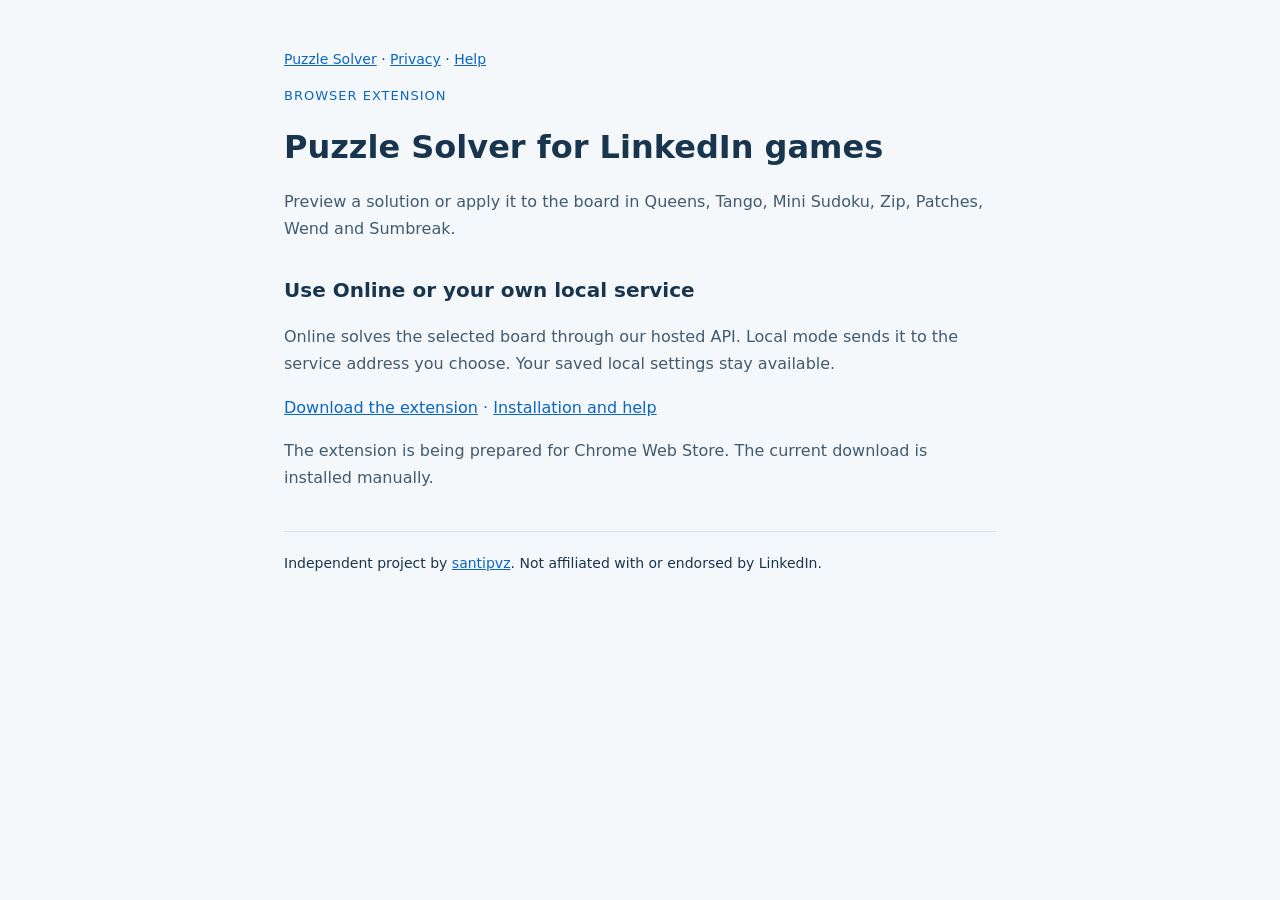
<file: services/solver_api/app/public/index.html>
<!doctype html><html lang="en"><head><meta charset="utf-8"><meta name="viewport" content="width=device-width,initial-scale=1"><title>For LinkedIn games · Puzzle Solver</title><meta name="referrer" content="no-referrer"><style>*{box-sizing:border-box}body{margin:0;background:#f5f8fb;color:#18354d;font:16px/1.7 system-ui,sans-serif}main{max-width:760px;margin:48px auto;padding:0 24px 48px}a{color:#0a66c2}h1{font-size:32px;line-height:1.2}h2{margin-top:30px;font-size:20px}p,li{color:#405b70}nav,footer{font-size:14px}footer{margin-top:40px;border-top:1px solid #d4e0eb;padding-top:20px}.eyebrow{font-size:13px;letter-spacing:1px;text-transform:uppercase;color:#0a66c2}</style></head><body><main><nav><a href="/">Puzzle Solver</a> · <a href="/privacy">Privacy</a> · <a href="/support">Help</a></nav><p class="eyebrow">Browser extension</p><h1>Puzzle Solver for LinkedIn games</h1><p>Preview a solution or apply it to the board in Queens, Tango, Mini Sudoku, Zip, Patches, Wend and Sumbreak.</p><h2>Use Online or your own local service</h2><p>Online solves the selected board through our hosted API. Local mode sends it to the service address you choose. Your saved local settings stay available.</p><p><a href="https://github.com/santipvz/linkedin-puzzle-solvers/releases/latest">Download the extension</a> · <a href="/support">Installation and help</a></p><p>The extension is being prepared for Chrome Web Store. The current download is installed manually.</p><footer>Independent project by <a href="https://github.com/santipvz/linkedin-puzzle-solvers">santipvz</a>. Not affiliated with or endorsed by LinkedIn.</footer></main></body></html>
</file>
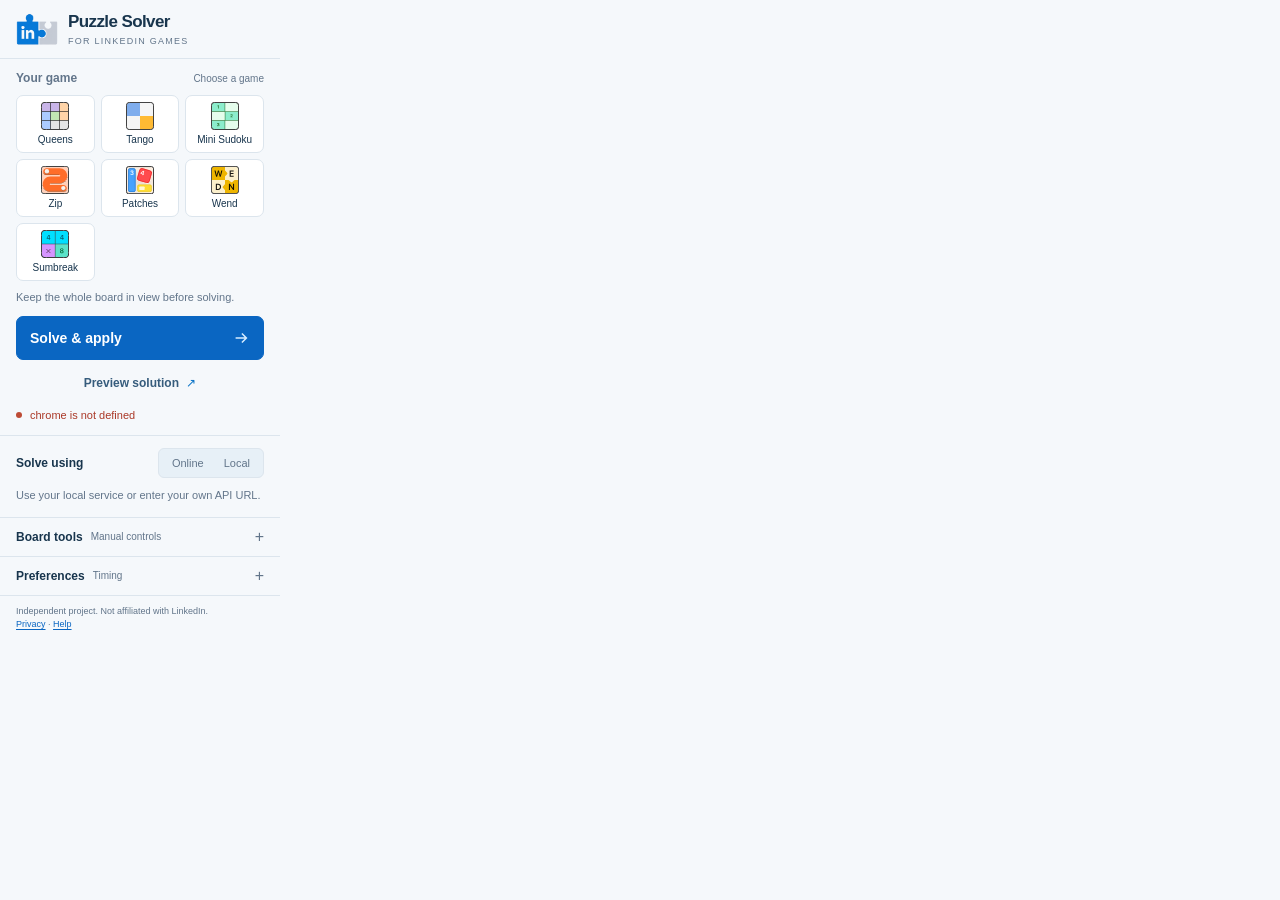
<file: extension/popup.html>
<!doctype html>
<html lang="en">
<head>
  <meta charset="utf-8">
  <meta name="viewport" content="width=device-width, initial-scale=1">
  <title>Puzzle Solver</title>
  <link rel="stylesheet" href="popup.css">
</head>
<body>
  <main class="layout">
    <header class="masthead">
      <img class="brand-mark" src="assets/logo.png" alt="">
      <div><h1>Puzzle Solver</h1><p class="eyebrow">For LinkedIn games</p></div>
    </header>

    <section class="solve-section" aria-label="Solve a puzzle">
      <div class="section-heading"><span id="gameLabel">Your game</span><span id="gameContext">Choose a game</span></div>
      <div id="gameChoices" class="game-choices" role="radiogroup" aria-labelledby="gameLabel"></div>
      <select id="puzzleType" hidden aria-label="Game value">
        <option value="queens">Queens</option><option value="tango">Tango</option>
        <option value="sudoku">Mini Sudoku</option><option value="zip">Zip</option>
        <option value="patches">Patches</option><option value="wend">Wend</option><option value="sumbreak">Sumbreak</option>
      </select>
      <p class="board-note">Keep the whole board in view before solving.</p>
      <button id="solveAndApply" type="button" class="primary"><span id="solveLabel">Solve &amp; apply</span><svg viewBox="0 0 20 20" aria-hidden="true"><path d="M4 10h12m-5-5 5 5-5 5"/></svg></button>
      <button id="solveBoard" type="button" class="preview-button">Preview solution <span aria-hidden="true">↗</span></button>
      <p id="status" class="status" role="status" aria-live="polite" aria-atomic="true">Ready when you are.</p>
      <details id="resultDetails" class="result-details" hidden><summary>Solution details</summary><pre id="result" class="result"></pre></details>
    </section>

    <section class="service-section" aria-label="Solver service">
      <div class="service-heading"><span id="serviceLabel">Solve using</span>
        <div class="mode-switch" role="radiogroup" aria-labelledby="serviceLabel">
          <label><input id="apiModeOnline" type="radio" name="serviceMode" value="online"><span>Online</span></label>
          <label><input id="apiModeLocal" type="radio" name="serviceMode" value="local"><span>Local</span></label>
        </div>
        <select id="apiMode" hidden aria-label="Service value"><option value="local">Local / custom</option><option value="online">Online</option></select>
      </div>
      <p id="serviceNote" class="service-note">Use your local service or enter your own API URL.</p>
    </section>

    <details class="disclosure">
      <summary>Board tools <span class="summary-note">Manual controls</span></summary>
      <div class="disclosure-body">
        <p class="help-text">Adjust the capture if automatic detection misses the board.</p>
        <div class="tool-grid"><button id="autoDetect" type="button">Detect board</button><button id="selectBoard" type="button">Select area</button><button id="applyMoves" type="button">Apply last solution</button><button id="clearOverlay" type="button">Clear preview</button></div>
      </div>
    </details>

    <details class="disclosure">
      <summary>Preferences <span class="summary-note">Timing</span></summary>
      <div class="disclosure-body">
        <label id="apiUrlField" class="field endpoint-field"><span>Service address</span><input id="apiUrl" type="url" value="http://127.0.0.1:8000" autocomplete="off" spellcheck="false"></label>
        <div class="timing-fields"><label class="field"><span>Between clicks <small>ms</small></span><input id="interClickDelayMs" type="number" min="0" max="500" step="5" value="45"></label><label class="field"><span>Move interval <small>ms</small></span><input id="moveIntervalMs" type="number" min="0" max="500" step="5" value="100" title="Time from the start of one move to the next, the same for every game"></label></div>
        <label class="checkbox-field"><input id="autoCloseAfterApply" type="checkbox" checked><span>Close popup after applying</span></label>
      </div>
    </details>
    <footer>Independent project. Not affiliated with LinkedIn.<br><a href="https://linkedin-puzzle-solvers.vercel.app/privacy" target="_blank" rel="noopener">Privacy</a> · <a href="https://linkedin-puzzle-solvers.vercel.app/support" target="_blank" rel="noopener">Help</a></footer>
  </main>
  <script src="puzzle_registry.js"></script>
  <script src="shared.js"></script>
  <script src="api_config.js"></script>
  <script src="popup.js"></script>
</body>
</html>
</file>
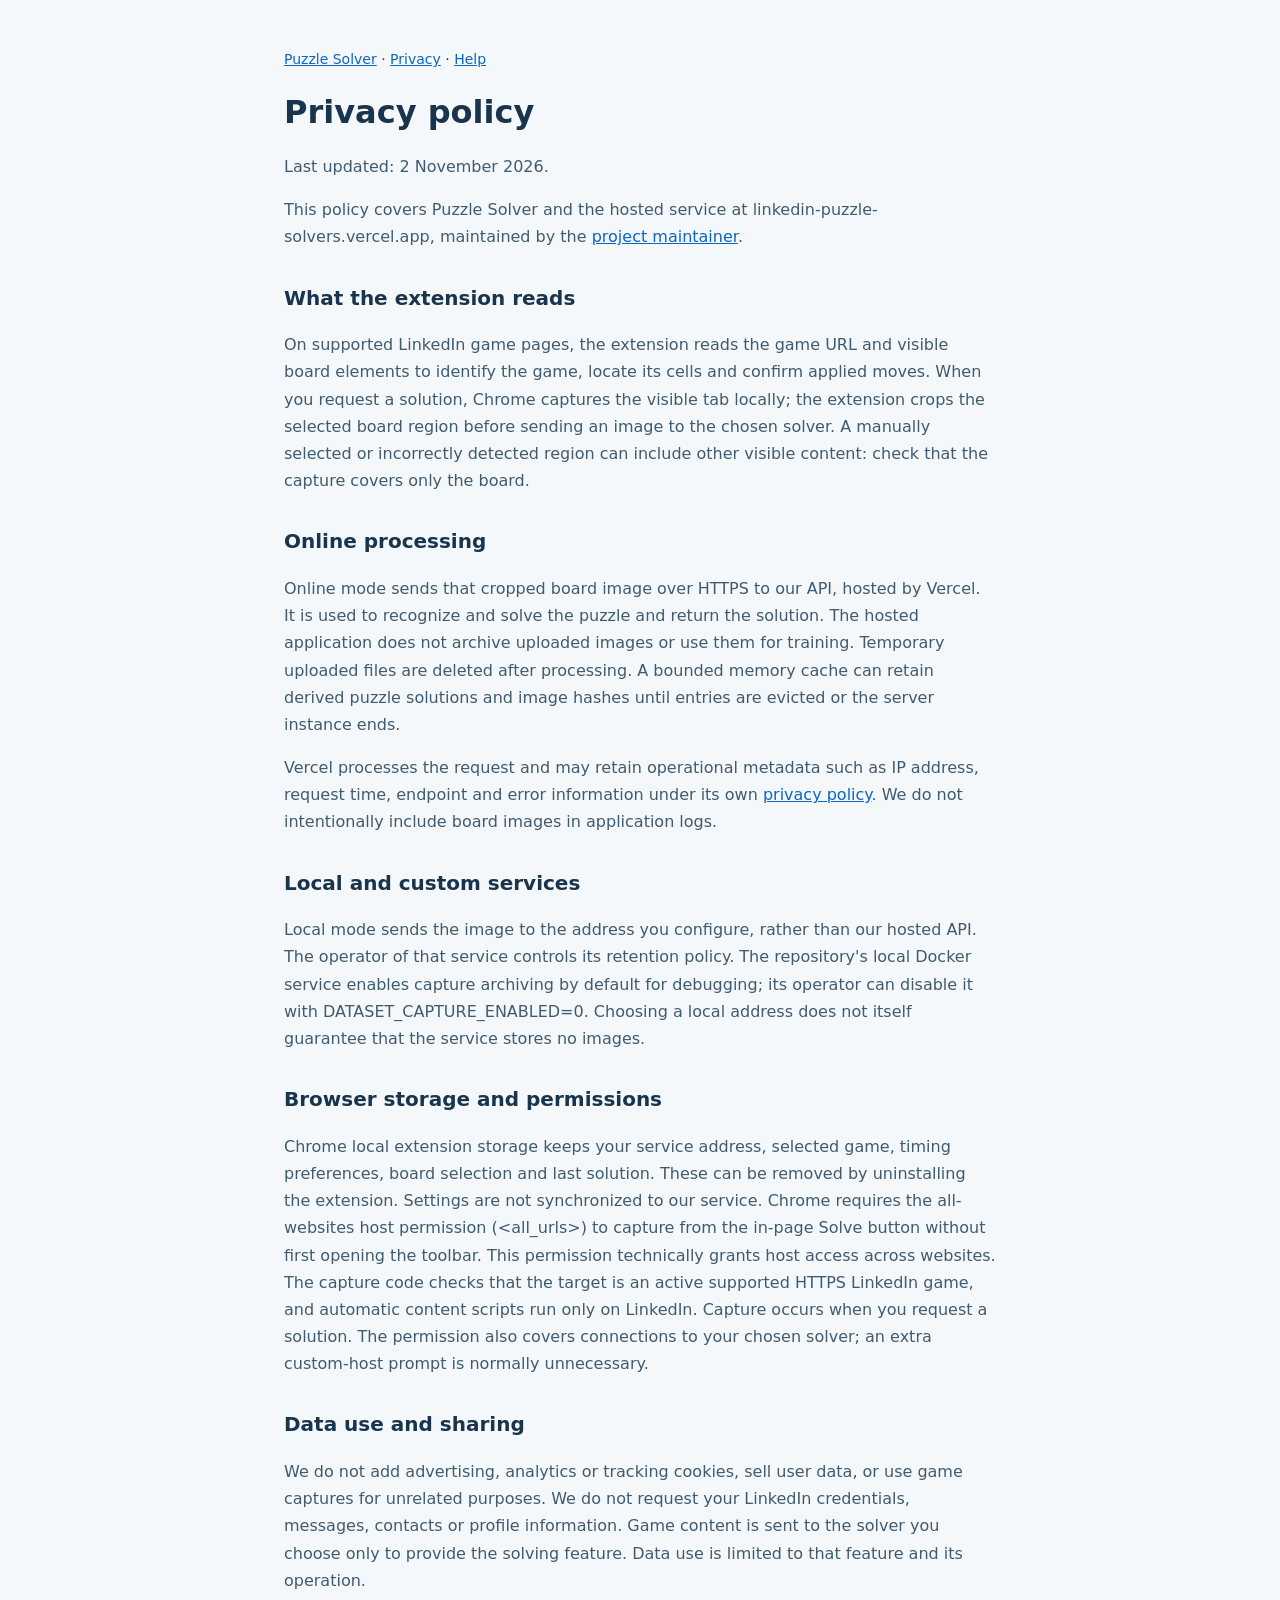
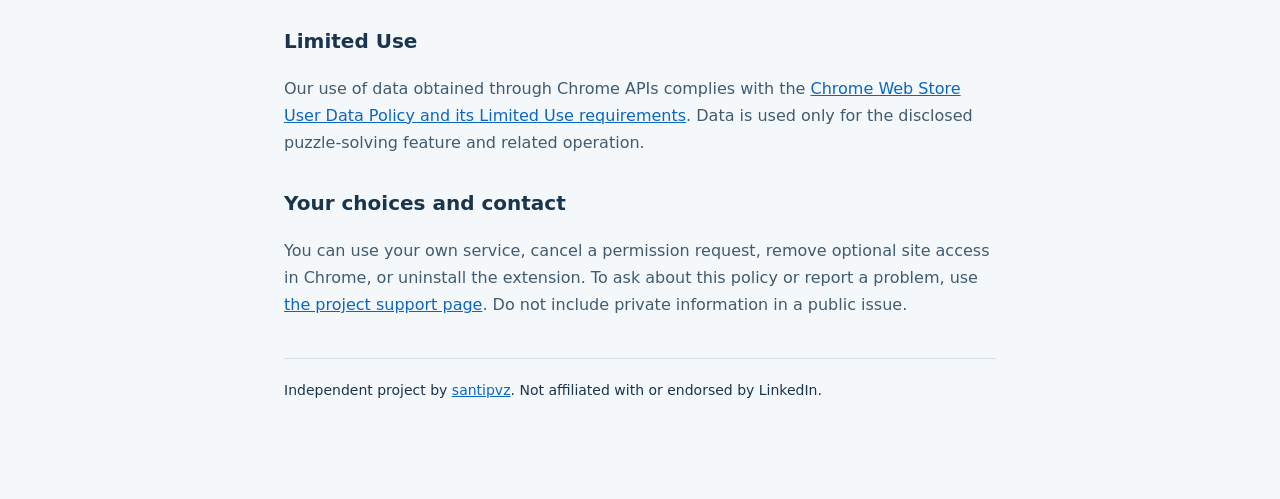
<file: services/solver_api/app/public/privacy.html>
<!doctype html><html lang="en"><head><meta charset="utf-8"><meta name="viewport" content="width=device-width,initial-scale=1"><title>Privacy policy · Puzzle Solver</title><meta name="referrer" content="no-referrer"><style>*{box-sizing:border-box}body{margin:0;background:#f5f8fb;color:#18354d;font:16px/1.7 system-ui,sans-serif}main{max-width:760px;margin:48px auto;padding:0 24px 48px}a{color:#0a66c2}h1{font-size:32px;line-height:1.2}h2{margin-top:30px;font-size:20px}p,li{color:#405b70}nav,footer{font-size:14px}footer{margin-top:40px;border-top:1px solid #d4e0eb;padding-top:20px}.eyebrow{font-size:13px;letter-spacing:1px;text-transform:uppercase;color:#0a66c2}</style></head><body><main><nav><a href="/">Puzzle Solver</a> · <a href="/privacy">Privacy</a> · <a href="/support">Help</a></nav><h1>Privacy policy</h1><p>Last updated: 2 November 2026.</p><p>This policy covers Puzzle Solver and the hosted service at linkedin-puzzle-solvers.vercel.app, maintained by the <a href="https://github.com/santipvz/linkedin-puzzle-solvers">project maintainer</a>.</p><h2>What the extension reads</h2><p>On supported LinkedIn game pages, the extension reads the game URL and visible board elements to identify the game, locate its cells and confirm applied moves. When you request a solution, Chrome captures the visible tab locally; the extension crops the selected board region before sending an image to the chosen solver. A manually selected or incorrectly detected region can include other visible content: check that the capture covers only the board.</p><h2>Online processing</h2><p>Online mode sends that cropped board image over HTTPS to our API, hosted by Vercel. It is used to recognize and solve the puzzle and return the solution. The hosted application does not archive uploaded images or use them for training. Temporary uploaded files are deleted after processing. A bounded memory cache can retain derived puzzle solutions and image hashes until entries are evicted or the server instance ends.</p><p>Vercel processes the request and may retain operational metadata such as IP address, request time, endpoint and error information under its own <a href="https://vercel.com/legal/privacy-policy">privacy policy</a>. We do not intentionally include board images in application logs.</p><h2>Local and custom services</h2><p>Local mode sends the image to the address you configure, rather than our hosted API. The operator of that service controls its retention policy. The repository's local Docker service enables capture archiving by default for debugging; its operator can disable it with DATASET_CAPTURE_ENABLED=0. Choosing a local address does not itself guarantee that the service stores no images.</p><h2>Browser storage and permissions</h2><p>Chrome local extension storage keeps your service address, selected game, timing preferences, board selection and last solution. These can be removed by uninstalling the extension. Settings are not synchronized to our service. Chrome requires the all-websites host permission (&lt;all_urls&gt;) to capture from the in-page Solve button without first opening the toolbar. This permission technically grants host access across websites. The capture code checks that the target is an active supported HTTPS LinkedIn game, and automatic content scripts run only on LinkedIn. Capture occurs when you request a solution. The permission also covers connections to your chosen solver; an extra custom-host prompt is normally unnecessary.</p><h2>Data use and sharing</h2><p>We do not add advertising, analytics or tracking cookies, sell user data, or use game captures for unrelated purposes. We do not request your LinkedIn credentials, messages, contacts or profile information. Game content is sent to the solver you choose only to provide the solving feature. Data use is limited to that feature and its operation.</p><h2>Limited Use</h2><p>Our use of data obtained through Chrome APIs complies with the <a href="https://developer.chrome.com/docs/webstore/program-policies/limited-use">Chrome Web Store User Data Policy and its Limited Use requirements</a>. Data is used only for the disclosed puzzle-solving feature and related operation.</p><h2>Your choices and contact</h2><p>You can use your own service, cancel a permission request, remove optional site access in Chrome, or uninstall the extension. To ask about this policy or report a problem, use <a href="https://github.com/santipvz/linkedin-puzzle-solvers/issues">the project support page</a>. Do not include private information in a public issue.</p><footer>Independent project by <a href="https://github.com/santipvz/linkedin-puzzle-solvers">santipvz</a>. Not affiliated with or endorsed by LinkedIn.</footer></main></body></html>
</file>
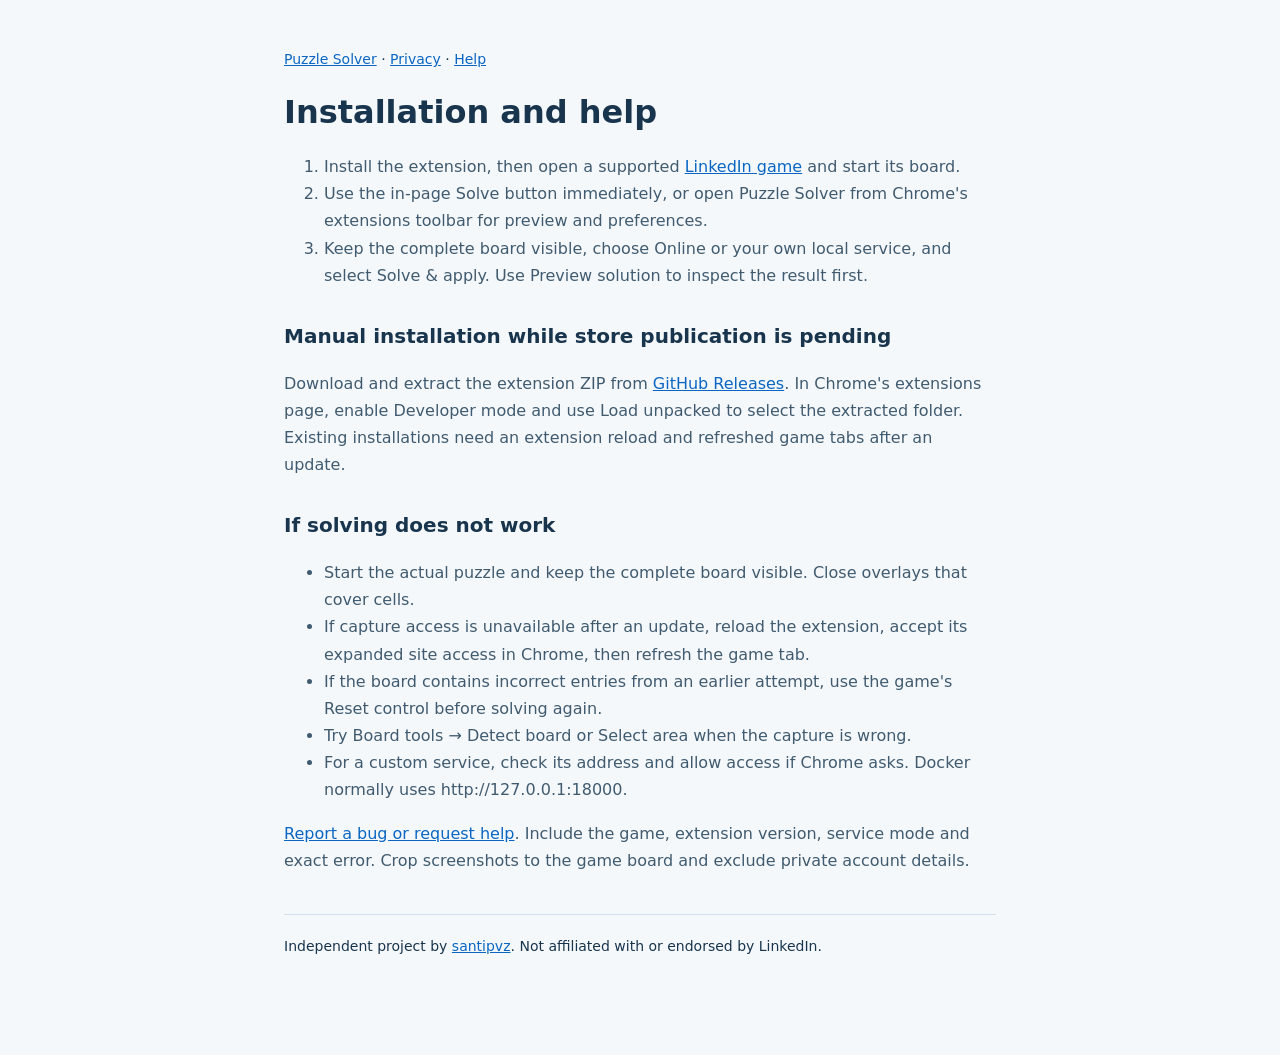
<file: services/solver_api/app/public/support.html>
<!doctype html><html lang="en"><head><meta charset="utf-8"><meta name="viewport" content="width=device-width,initial-scale=1"><title>Help · Puzzle Solver</title><meta name="referrer" content="no-referrer"><style>*{box-sizing:border-box}body{margin:0;background:#f5f8fb;color:#18354d;font:16px/1.7 system-ui,sans-serif}main{max-width:760px;margin:48px auto;padding:0 24px 48px}a{color:#0a66c2}h1{font-size:32px;line-height:1.2}h2{margin-top:30px;font-size:20px}p,li{color:#405b70}nav,footer{font-size:14px}footer{margin-top:40px;border-top:1px solid #d4e0eb;padding-top:20px}.eyebrow{font-size:13px;letter-spacing:1px;text-transform:uppercase;color:#0a66c2}</style></head><body><main><nav><a href="/">Puzzle Solver</a> · <a href="/privacy">Privacy</a> · <a href="/support">Help</a></nav><h1>Installation and help</h1><ol><li>Install the extension, then open a supported <a href="https://www.linkedin.com/games/">LinkedIn game</a> and start its board.</li><li>Use the in-page Solve button immediately, or open Puzzle Solver from Chrome's extensions toolbar for preview and preferences.</li><li>Keep the complete board visible, choose Online or your own local service, and select Solve &amp; apply. Use Preview solution to inspect the result first.</li></ol><h2>Manual installation while store publication is pending</h2><p>Download and extract the extension ZIP from <a href="https://github.com/santipvz/linkedin-puzzle-solvers/releases/latest">GitHub Releases</a>. In Chrome's extensions page, enable Developer mode and use Load unpacked to select the extracted folder. Existing installations need an extension reload and refreshed game tabs after an update.</p><h2>If solving does not work</h2><ul><li>Start the actual puzzle and keep the complete board visible. Close overlays that cover cells.</li><li>If capture access is unavailable after an update, reload the extension, accept its expanded site access in Chrome, then refresh the game tab.</li><li>If the board contains incorrect entries from an earlier attempt, use the game's Reset control before solving again.</li><li>Try Board tools → Detect board or Select area when the capture is wrong.</li><li>For a custom service, check its address and allow access if Chrome asks. Docker normally uses http://127.0.0.1:18000.</li></ul><p><a href="https://github.com/santipvz/linkedin-puzzle-solvers/issues/new/choose">Report a bug or request help</a>. Include the game, extension version, service mode and exact error. Crop screenshots to the game board and exclude private account details.</p><footer>Independent project by <a href="https://github.com/santipvz/linkedin-puzzle-solvers">santipvz</a>. Not affiliated with or endorsed by LinkedIn.</footer></main></body></html>
</file>
<file: extension/popup.css>
:root {
  color-scheme: light;
  font-family: -apple-system, BlinkMacSystemFont, "Segoe UI", sans-serif;
  color: #18354d;
  background: #f5f8fb;
  font-synthesis: none;
  --muted: #62758a;
  --line: #dce5ed;
  --accent: #0a73c7;
}
* { box-sizing: border-box; }
[hidden] { display: none !important; }
body { width: 280px; margin: 0; }
button, input, select { font: inherit; }
button, select, summary, input[type="checkbox"] { cursor: pointer; }
button, input, select { border-radius: 7px; }
button, input, select, summary { -webkit-tap-highlight-color: transparent; }
:focus-visible { outline: 2px solid var(--accent); outline-offset: 3px; }
.masthead { display: flex; align-items: center; gap: 10px; padding: 12px 16px; border-bottom: 1px solid var(--line); }
.brand-mark { width: 42px; height: 34px; flex: none; object-fit: contain; border-radius: 5px; }
h1 { font-size: 17px; line-height: 1.2; letter-spacing: -.6px; margin: 0 0 5px; font-weight: 650; }
.eyebrow { font-size: 9px; line-height: 1; letter-spacing: 1.25px; text-transform: uppercase; color: var(--muted); margin: 0; }
.solve-section { padding: 12px 16px; }
.section-heading { display: flex; align-items: baseline; justify-content: space-between; margin-bottom: 10px; }
.section-heading > span:first-child, .service-heading > span { font-size: 12px; font-weight: 600; }
.section-heading span { font-size: 10px; color: var(--muted); }
.game-choices { display: grid; grid-template-columns: repeat(3, 1fr); gap: 6px; }
.game-choice { position: relative; cursor: pointer; }
.game-choice input, .mode-switch input { position: absolute; opacity: 0; width: 1px; height: 1px; margin: 0; }
.game-choice .choice-content { display: flex; flex-direction: column; align-items: center; justify-content: center; gap: 4px; min-height: 58px; padding: 5px 2px; border: 1px solid var(--line); border-radius: 7px; background: #ffffff; }
.game-choice img { width: 28px; height: 28px; }
.game-choice .choice-name { font-size: 10px; line-height: 1.2; white-space: nowrap; }
.game-choice:hover .choice-content { border-color: #97afc4; background: #edf4fa; }
.game-choice input:checked + .choice-content { border-color: #0a66c2; background: #eaf3fc; box-shadow: inset 0 0 0 1px #0a66c2; }
.game-choice input:focus-visible + .choice-content, .mode-switch input:focus-visible + span { outline: 2px solid var(--accent); outline-offset: 2px; }
.game-choice:has(input:disabled), .mode-switch label:has(input:disabled) { opacity: .5; cursor: wait; }
.board-note { font-size: 11px; color: var(--muted); line-height: 1.5; margin: 8px 0 10px; }
button { border: 1px solid #cbd9e5; background: #ffffff; color: inherit; padding: 10px 12px; font-size: 12px; font-weight: 550; transition: background .15s, border-color .15s; }
button:hover { background: #e7f0f7; border-color: #9ab3c9; }
button.primary { display: flex; align-items: center; justify-content: space-between; width: 100%; background: #0a66c2; border-color: #0a66c2; color: #ffffff; padding: 12px 13px; font-size: 14px; }
button.primary:hover { background: #08549e; border-color: #08549e; }
.primary svg { width: 18px; height: 18px; stroke: #d5ecff; stroke-width: 1.7; fill: none; }
button.preview-button { width: 100%; margin-top: 7px; background: transparent; border-color: transparent; padding: 8px; color: #365c7c; }
.preview-button span { margin-left: 4px; color: var(--accent); }
button.preview-button:hover { background: #eaf2f9; }
:disabled { opacity: .5; cursor: wait; }
.status { display: flex; align-items: flex-start; gap: 8px; font-size: 11px; line-height: 1.5; margin: 8px 0 0; color: #4f6c85; overflow-wrap: anywhere; }
.status::before { content: ""; width: 6px; height: 6px; border-radius: 50%; background: #0a73c7; flex: none; margin-top: 5px; }
.status.error { color: #aa3827; }
.status.error::before { background: #bd4b35; }
.layout[aria-busy="true"] .status::before { width: 9px; height: 9px; margin-top: 3px; background: transparent; border: 1.5px solid #d3e0eb; border-top-color: #0a66c2; animation: spin .8s linear infinite; }
@keyframes spin { to { transform: rotate(360deg); } }
.service-section { border-top: 1px solid var(--line); padding: 12px 16px; }
.service-heading { display: flex; justify-content: space-between; align-items: center; }
.mode-switch { display: flex; padding: 3px; border: 1px solid var(--line); border-radius: 6px; background: #e7f0f7; }
.mode-switch label { position: relative; cursor: pointer; }
.mode-switch span { display: block; padding: 5px 10px; border-radius: 4px; font-size: 11px; line-height: 1.1; color: #62758a; }
.mode-switch input:checked + span { color: #18354d; background: #ffffff; box-shadow: 0 1px 3px #18354d16; }
.service-note { color: var(--muted); font-size: 11px; line-height: 1.55; margin: 9px 0 0; }
.field { display: grid; gap: 7px; }
.field span { font-size: 11px; font-weight: 550; }
.field small { color: var(--muted); font-weight: 400; }
input, select { color: inherit; }
.field input, .field select { width: 100%; border: 1px solid #cbd9e5; background-color: #ffffff; padding: 9px 10px; font-size: 12px; }
select { appearance: none; background-image: url("data:image/svg+xml,%3Csvg xmlns='http://www.w3.org/2000/svg' viewBox='0 0 12 12' fill='none' stroke='%2374756b' stroke-width='1.4'%3E%3Cpath d='m3 4.5 3 3 3-3'/%3E%3C/svg%3E"); background-repeat: no-repeat; background-size: 12px; background-position: right 10px center; }
.endpoint-field { margin: 0 0 16px; }
.endpoint-field input { font-family: ui-monospace, "SFMono-Regular", Consolas, monospace; font-size: 10px; }
.disclosure { border-top: 1px solid var(--line); }
summary { list-style: none; display: flex; align-items: center; padding: 10px 16px; gap: 8px; font-size: 12px; font-weight: 550; }
summary::-webkit-details-marker { display: none; }
summary::after { content: "+"; color: var(--muted); font-size: 16px; font-weight: 400; margin-left: auto; }
details[open] > summary::after { content: "−"; }
summary:hover { background: #edf4fa; }
.summary-note { color: var(--muted); font-size: 10px; font-weight: 400; }
.disclosure-body { padding: 0 16px 16px; }
.help-text { font-size: 11px; color: var(--muted); line-height: 1.5; margin: 0 0 12px; }
.tool-grid { display: grid; grid-template-columns: 1fr 1fr; gap: 7px; }
.tool-grid button { font-size: 11px; }
.timing-fields { display: grid; grid-template-columns: 1fr 1fr; gap: 12px; margin-bottom: 14px; }
.checkbox-field { display: flex; gap: 9px; align-items: center; margin-top: 16px; font-size: 11px; }
.checkbox-field input { margin: 0; accent-color: #0a66c2; width: 14px; height: 14px; }
.result-details { margin-top: 12px; border: 1px solid var(--line); border-radius: 7px; }
.result-details summary { padding: 9px 10px; color: #365c7c; font-size: 11px; }
.result { margin: 0; padding: 10px; max-height: 160px; overflow: auto; white-space: pre-wrap; overflow-wrap: anywhere; font: 10px/1.6 ui-monospace, "SFMono-Regular", Consolas, monospace; border-top: 1px solid var(--line); }
footer { padding: 9px 16px; border-top: 1px solid var(--line); color: #62758a; font-size: 9px; line-height: 1.5; }
footer a { color: #0a66c2; text-underline-offset: 2px; }
@media (prefers-reduced-motion: reduce) { *, *::before { animation: none !important; transition: none !important; } }
</file>
